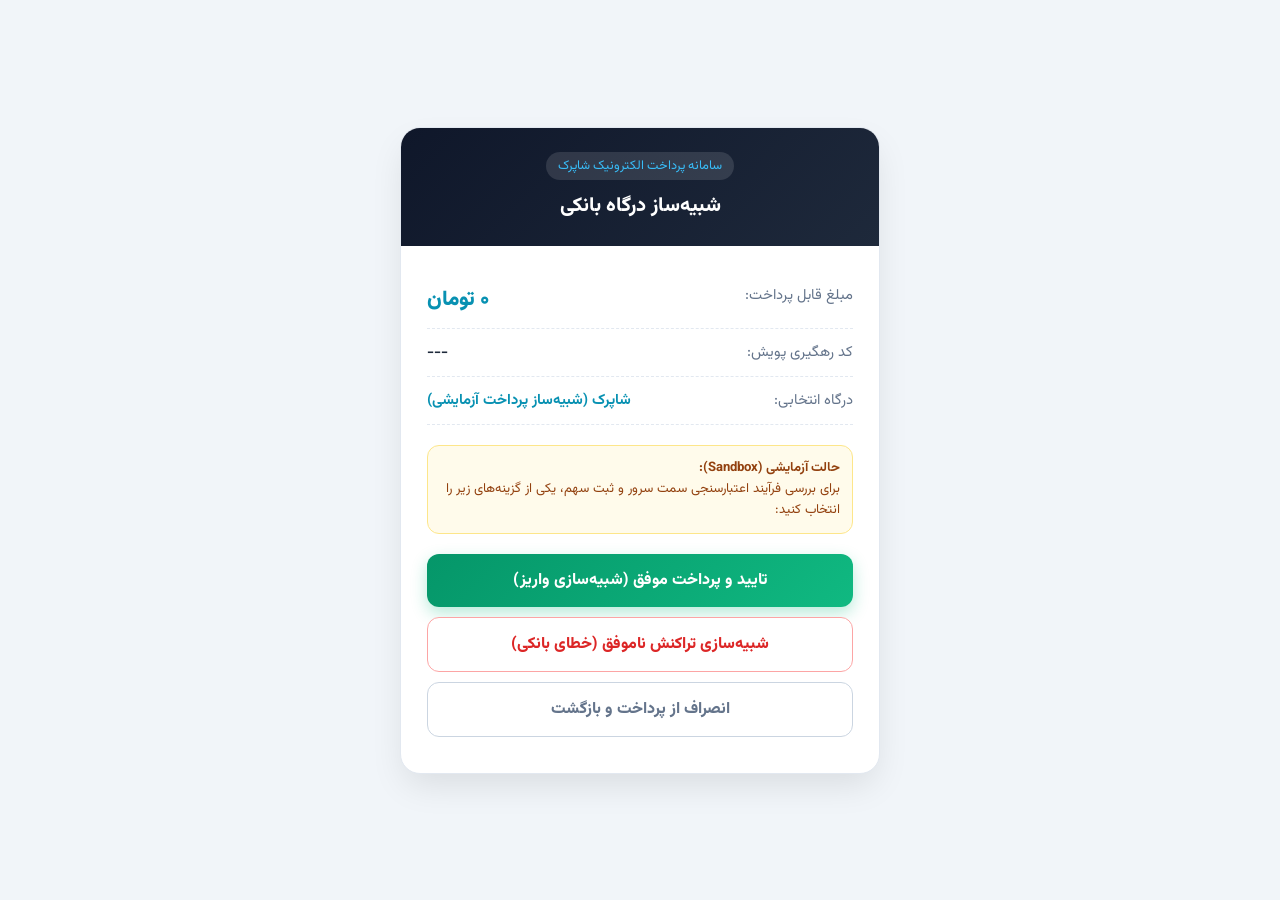
<file: gateway-sim.html>
<!DOCTYPE html>
<html lang="fa" dir="rtl">
<head>
  <meta charset="UTF-8" />
  <meta name="viewport" content="width=device-width, initial-scale=1.0" />
  <title>درگاه پرداخت اینترنتی شاپرک (شبیه‌ساز)</title>
  <style>
    @import url('https://fonts.googleapis.com/css2?family=Vazirmatn:wght@400;600;700;800;900&display=swap');
    * { box-sizing: border-box; margin: 0; padding: 0; font-family: 'Vazirmatn', sans-serif; }
    body { background-color: #f1f5f9; color: #1e293b; direction: rtl; display: flex; align-items: center; justify-content: center; min-height: 100vh; padding: 20px; }
    .gateway-card { background: #ffffff; border-radius: 20px; box-shadow: 0 15px 35px -5px rgba(0,0,0,0.1); width: 100%; max-width: 480px; overflow: hidden; border: 1px solid #e2e8f0; }
    .gateway-header { background: linear-gradient(135deg, #0f172a 0%, #1e293b 100%); color: #ffffff; padding: 24px; text-align: center; position: relative; }
    .shaparak-badge { display: inline-flex; align-items: center; gap: 6px; background: rgba(255,255,255,0.12); padding: 4px 12px; border-radius: 999px; font-size: 0.8rem; margin-bottom: 10px; color: #38bdf8; }
    .gateway-title { font-size: 1.25rem; font-weight: 800; }
    .gateway-body { padding: 26px; }
    .order-info-row { display: flex; justify-content: space-between; padding: 12px 0; border-bottom: 1px dashed #e2e8f0; font-size: 0.92rem; }
    .order-info-row:last-child { border-bottom: none; }
    .amount-highlight { font-size: 1.3rem; font-weight: 900; color: #0891b2; }
    .test-alert { background: #fffbeb; border: 1px solid #fde68a; color: #92400e; padding: 12px; border-radius: 12px; font-size: 0.82rem; margin: 20px 0; line-height: 1.6; }
    .btn-action { width: 100%; padding: 14px; border-radius: 12px; font-size: 1rem; font-weight: 800; border: none; cursor: pointer; transition: all 0.2s; margin-bottom: 10px; }
    .btn-pay-success { background: linear-gradient(135deg, #059669 0%, #10b981 100%); color: #ffffff; box-shadow: 0 6px 16px rgba(16, 185, 129, 0.3); }
    .btn-pay-fail { background: #ffffff; border: 1px solid #fca5a5; color: #dc2626; }
    .btn-pay-cancel { background: #ffffff; border: 1px solid #cbd5e1; color: #64748b; }
    .btn-pay-success:hover { transform: translateY(-1px); filter: brightness(1.05); }
    .btn-pay-fail:hover { background: #fef2f2; }
    .btn-pay-cancel:hover { background: #f8fafc; }
  </style>
</head>
<body>
  <div class="gateway-card">
    <div class="gateway-header">
      <div class="shaparak-badge">
        <span>سامانه پرداخت الکترونیک شاپرک</span>
      </div>
      <h1 class="gateway-title" id="gwTitle">شبیه‌ساز درگاه بانکی</h1>
    </div>
    <div class="gateway-body">
      <div class="order-info-row">
        <span style="color: #64748b;">مبلغ قابل پرداخت:</span>
        <span class="amount-highlight" id="gwAmount">۰ تومان</span>
      </div>
      <div class="order-info-row">
        <span style="color: #64748b;">کد رهگیری پویش:</span>
        <span style="font-weight: 700; direction: ltr;" id="gwTracking">---</span>
      </div>
      <div class="order-info-row">
        <span style="color: #64748b;">درگاه انتخابی:</span>
        <span style="font-weight: 700; color: #0891b2;" id="gwGatewayName">شبیه‌ساز آزمایشی</span>
      </div>
      <div class="test-alert">
        <strong>حالت آزمایشی (Sandbox):</strong><br/>
        برای بررسی فرآیند اعتبارسنجی سمت سرور و ثبت سهم، یکی از گزینه‌های زیر را انتخاب کنید:
      </div>
      <button type="button" class="btn-action btn-pay-success" id="btnPaySuccess">
        تایید و پرداخت موفق (شبیه‌سازی واریز)
      </button>
      <button type="button" class="btn-action btn-pay-fail" id="btnPayFail">
        شبیه‌سازی تراکنش ناموفق (خطای بانکی)
      </button>
      <button type="button" class="btn-action btn-pay-cancel" id="btnPayCancel">
        انصراف از پرداخت و بازگشت
      </button>
    </div>
  </div>
  <script>
    const params = new URLSearchParams(window.location.search);
    const trackingCode = params.get('track') || params.get('tracking_code') || params.get('payment_id') || '---';
    const amount = Number(params.get('amount')) || 0;
    const authority = params.get('authority') || params.get('Authority') || ('AUTH_' + Math.floor(10000000 + Math.random() * 90000000));
    const callback = params.get('callback') || params.get('callback_url') || '/';
    const gw = params.get('gateway') || 'test_gateway';

    document.getElementById('gwTracking').textContent = trackingCode;
    document.getElementById('gwAmount').textContent = amount.toLocaleString('fa-IR') + ' تومان';

    const gwNames = {
      zarinpal: 'زرین‌پال (ZarinPal)',
      idpay: 'آیدی پی (IDPay)',
      zibal: 'زیبال (Zibal)',
      nextpay: 'نکست پی (NextPay)',
      behpardakht: 'به‌پرداخت ملت (Mellat)',
      mellat: 'به‌پرداخت ملت (Mellat)',
      saman: 'سامان کیش (Saman)',
      parsian: 'تجارت الکترونیک پارسیان',
      pasargad: 'بانک پاسارگاد (Pasargad)',
      test_gateway: 'شاپرک (شبیه‌ساز پرداخت آزمایشی)'
    };
    document.getElementById('gwGatewayName').textContent = gwNames[gw] || gw;

    document.getElementById('btnPaySuccess').onclick = () => {
      const url = new URL(callback, window.location.origin);
      url.searchParams.set('payment_status', 'OK');
      url.searchParams.set('Authority', authority);
      url.searchParams.set('track', trackingCode);
      url.searchParams.set('ref_id', 'REF-' + Math.floor(10000000 + Math.random() * 90000000));
      window.location.href = url.toString();
    };

    document.getElementById('btnPayFail').onclick = () => {
      const url = new URL(callback, window.location.origin);
      url.searchParams.set('payment_status', 'NOK');
      url.searchParams.set('Authority', authority);
      url.searchParams.set('track', trackingCode);
      window.location.href = url.toString();
    };

    document.getElementById('btnPayCancel').onclick = () => {
      const url = new URL(callback, window.location.origin);
      url.searchParams.set('payment_status', 'CANCELLED');
      url.searchParams.set('Authority', authority);
      url.searchParams.set('track', trackingCode);
      window.location.href = url.toString();
    };
  </script>
</body>
</html>
</file>
